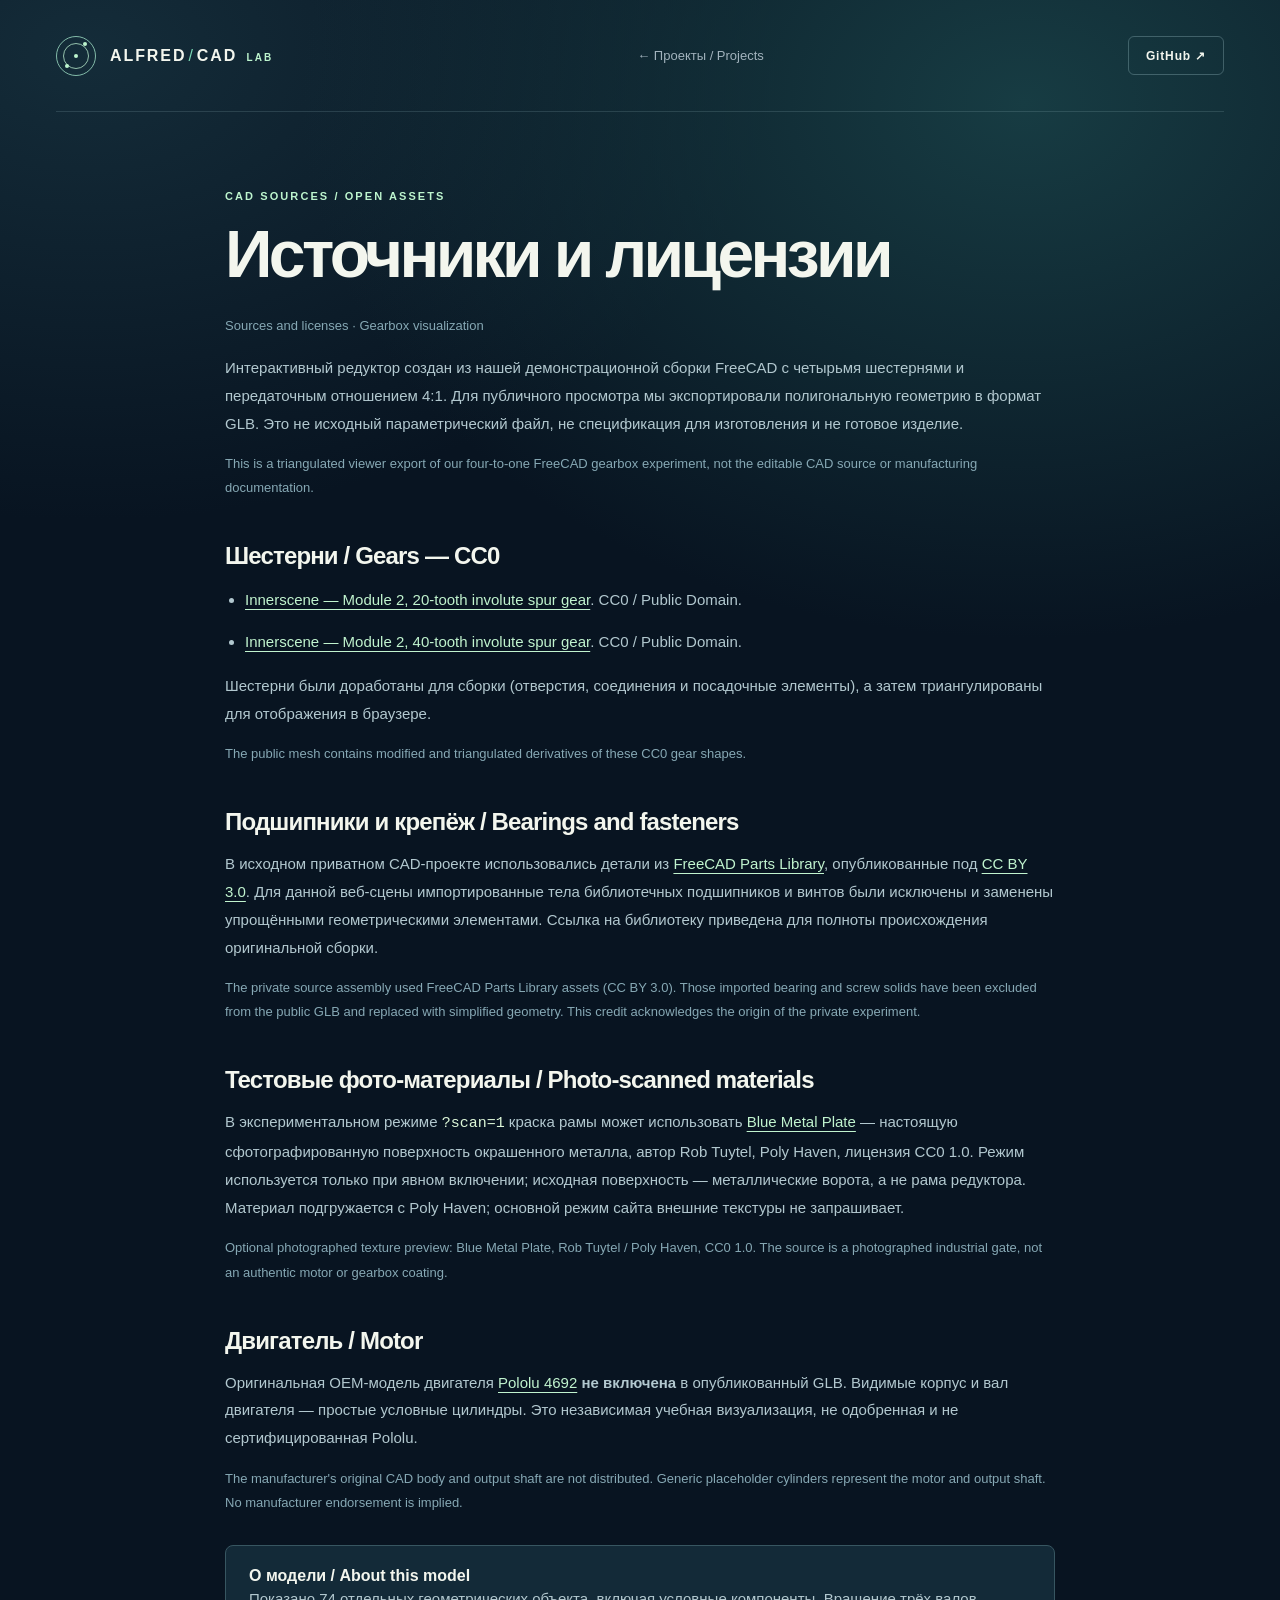
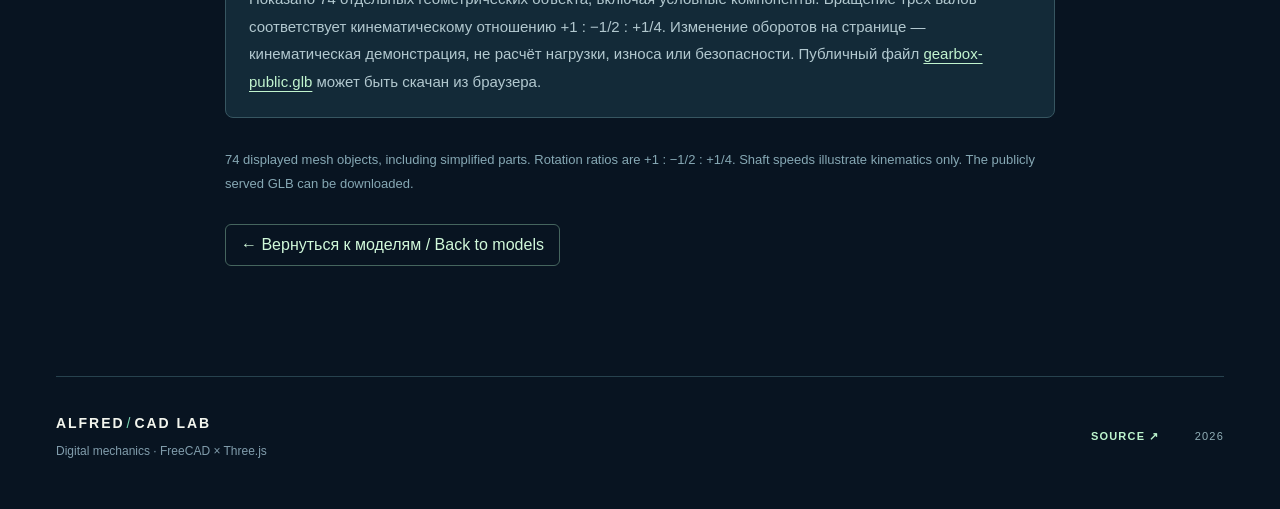
<file: web/credits.html>
<!doctype html>
<html lang="ru">
<head>
  <meta charset="utf-8">
  <meta name="viewport" content="width=device-width, initial-scale=1">
  <meta name="theme-color" content="#091321">
  <meta name="description" content="Источники и лицензии интерактивных моделей FreeCAD — Alfred CAD Lab">
  <title>Источники и лицензии · Alfred CAD Lab</title>
  <link rel="icon" href="./favicon.svg" type="image/svg+xml">
  <link rel="stylesheet" href="./styles.css">
  <style>
    .credits-main{max-width:830px;margin:auto;padding:78px 0 110px}
    .credits-main h1{font-size:clamp(38px,6vw,66px);font-weight:730;letter-spacing:-.055em;line-height:1.06;margin:17px 0 24px}
    .credits-main h2{font-size:24px;letter-spacing:-.035em;margin:42px 0 14px}
    .credits-main p,.credits-main li{font-size:15px;line-height:1.85;color:#b2c8cf}
    .credits-main a:not(.back-link){color:#c1f4cf;text-decoration:underline;text-underline-offset:4px}
    .credits-main a:hover{color:#e1ffe5}
    .credits-main ul{padding-left:20px}
    .credits-main li{margin-bottom:14px}
    .credits-main .note{padding:21px 23px;border:1px solid #375661;background:#132a38;border-radius:8px;margin:30px 0}
    .credits-main .note p{margin-bottom:0}
    .credits-main code{font-family:ui-monospace,monospace;color:#ddf7d8}
    .credits-main .lang-second{margin:0 0 16px;font-size:13px;color:#86a8b4}
    .back-link{display:inline-flex;gap:8px;align-items:center;padding:11px 15px;color:#d1f9da;border:1px solid #45655e;border-radius:6px;margin-top:12px}
    .credits-main .section-kicker{font-size:11px}
    @media(max-width:600px){.credits-main{padding-top:55px}.credits-main h1{font-size:40px}.credits-main h2{font-size:21px}}
  </style>
</head>
<body>
  <div class="site-shell">
    <header class="site-header">
      <a class="brand" href="./" aria-label="Alfred CAD Lab">
        <span class="brand-mark" aria-hidden="true"><span></span><span></span><span></span></span>
        <span class="brand-title">ALFRED<span class="brand-slash">/</span>CAD <small>LAB</small></span>
      </a>
      <nav class="main-nav"><a href="./#projects">← Проекты / Projects</a></nav>
      <div class="header-actions"><a class="github-link" href="https://github.com/Dmitry-dev-pet/alfred-cad-gallery" target="_blank" rel="noopener noreferrer">GitHub ↗</a></div>
    </header>

    <main class="credits-main">
      <span class="section-kicker">CAD SOURCES / OPEN ASSETS</span>
      <h1>Источники и лицензии</h1>
      <p class="lang-second">Sources and licenses · Gearbox visualization</p>
      <p>Интерактивный редуктор создан из нашей демонстрационной сборки FreeCAD с четырьмя шестернями и передаточным отношением 4:1. Для публичного просмотра мы экспортировали полигональную геометрию в формат GLB. Это не исходный параметрический файл, не спецификация для изготовления и не готовое изделие.</p>
      <p class="lang-second">This is a triangulated viewer export of our four-to-one FreeCAD gearbox experiment, not the editable CAD source or manufacturing documentation.</p>

      <h2>Шестерни / Gears — CC0</h2>
      <ul>
        <li><a href="https://www.innerscene.com/tools/library/3d-parts/module-2-20-tooth-involute-spur-gear-01cc5a6e" target="_blank" rel="noopener noreferrer">Innerscene — Module 2, 20-tooth involute spur gear</a>. CC0 / Public Domain.</li>
        <li><a href="https://www.innerscene.com/tools/library/3d-parts/module-2-40-tooth-involute-spur-gear-499004ac" target="_blank" rel="noopener noreferrer">Innerscene — Module 2, 40-tooth involute spur gear</a>. CC0 / Public Domain.</li>
      </ul>
      <p>Шестерни были доработаны для сборки (отверстия, соединения и посадочные элементы), а затем триангулированы для отображения в браузере.</p>
      <p class="lang-second">The public mesh contains modified and triangulated derivatives of these CC0 gear shapes.</p>

      <h2>Подшипники и крепёж / Bearings and fasteners</h2>
      <p>В исходном приватном CAD-проекте использовались детали из <a href="https://github.com/FreeCAD/FreeCAD-library" target="_blank" rel="noopener noreferrer">FreeCAD Parts Library</a>, опубликованные под <a href="https://github.com/FreeCAD/FreeCAD-library/blob/master/LICENSE-Assets" target="_blank" rel="noopener noreferrer">CC BY 3.0</a>. Для данной веб-сцены импортированные тела библиотечных подшипников и винтов были исключены и заменены упрощёнными геометрическими элементами. Ссылка на библиотеку приведена для полноты происхождения оригинальной сборки.</p>
      <p class="lang-second">The private source assembly used FreeCAD Parts Library assets (CC BY 3.0). Those imported bearing and screw solids have been excluded from the public GLB and replaced with simplified geometry. This credit acknowledges the origin of the private experiment.</p>

      <h2>Тестовые фото-материалы / Photo-scanned materials</h2>
      <p>В экспериментальном режиме <code>?scan=1</code> краска рамы может использовать
      <a href="https://polyhaven.com/a/blue_metal_plate" target="_blank" rel="noopener noreferrer">Blue Metal Plate</a>
      — настоящую сфотографированную поверхность окрашенного металла, автор Rob Tuytel, Poly Haven,
      лицензия CC0 1.0. Режим используется только при явном включении; исходная поверхность — металлические
      ворота, а не рама редуктора. Материал подгружается с Poly Haven; основной режим сайта внешние текстуры не запрашивает.</p>
      <p class="lang-second">Optional photographed texture preview: Blue Metal Plate, Rob Tuytel / Poly Haven, CC0 1.0.
      The source is a photographed industrial gate, not an authentic motor or gearbox coating.</p>

      <h2>Двигатель / Motor</h2>
      <p>Оригинальная OEM-модель двигателя <a href="https://www.pololu.com/product/4692" target="_blank" rel="noopener noreferrer">Pololu 4692</a> <strong>не включена</strong> в опубликованный GLB. Видимые корпус и вал двигателя — простые условные цилиндры. Это независимая учебная визуализация, не одобренная и не сертифицированная Pololu.</p>
      <p class="lang-second">The manufacturer's original CAD body and output shaft are not distributed. Generic placeholder cylinders represent the motor and output shaft. No manufacturer endorsement is implied.</p>

      <div class="note">
        <strong>О модели / About this model</strong>
        <p>Показано 74 отдельных геометрических объекта, включая условные компоненты. Вращение трёх валов соответствует кинематическому отношению +1 : −1/2 : +1/4. Изменение оборотов на странице — кинематическая демонстрация, не расчёт нагрузки, износа или безопасности. Публичный файл <a href="./media/gearbox-public.glb" download>gearbox-public.glb</a> может быть скачан из браузера.</p>
      </div>
      <p class="lang-second">74 displayed mesh objects, including simplified parts. Rotation ratios are +1 : −1/2 : +1/4. Shaft speeds illustrate kinematics only. The publicly served GLB can be downloaded.</p>

      <a class="back-link" href="./#projects">← Вернуться к моделям / Back to models</a>
    </main>

    <footer class="site-footer"><div><strong>ALFRED<span class="brand-slash">/</span>CAD LAB</strong><p>Digital mechanics · FreeCAD × Three.js</p></div><div><a href="https://github.com/Dmitry-dev-pet/alfred-cad-gallery" target="_blank" rel="noopener noreferrer">SOURCE ↗</a><span>2026</span></div></footer>
  </div>
</body>
</html>
</file>
<file: web/styles.css>
:root{
  color-scheme:dark;
  --bg:#081421; --surface:#0e1e2b; --surface-2:#132735; --line:#243947;
  --text:#f3f6ee; --muted:#a2b3bd; --mint:#bdf5ce; --green:#7ad9b5; --blue:#a8d1e9;
  --container:1320px;
}
*{box-sizing:border-box}
html{scroll-behavior:smooth;scroll-padding-top:110px}
body{margin:0;background:var(--bg);color:var(--text);font-family:Inter,ui-sans-serif,-apple-system,BlinkMacSystemFont,"Segoe UI",Arial,sans-serif;-webkit-font-smoothing:antialiased}
body::before{content:"";position:absolute;z-index:-1;top:0;left:0;right:0;height:860px;background:radial-gradient(ellipse at 80% 12%,#173c43 0%,transparent 50%),radial-gradient(ellipse at 7% 6%,#142c39 0%,transparent 41%);pointer-events:none}
a{color:inherit;text-decoration:none}
button,input{font:inherit}
button{cursor:pointer}
button:focus-visible,a:focus-visible,input:focus-visible{outline:2px solid var(--mint);outline-offset:5px}
.skip-link{position:absolute;top:-100px;left:20px;z-index:100;background:var(--mint);padding:14px 20px;color:#102622}
.skip-link:focus{top:14px}
.site-shell{max-width:var(--container);margin:0 auto;padding:0 56px}
.site-header{height:112px;display:flex;align-items:center;gap:40px;border-bottom:1px solid rgba(164,202,204,.17)}
.brand{display:inline-flex;align-items:center;gap:14px;flex-shrink:0}
.brand-mark{width:40px;height:40px;border:1px solid #83bba9;border-radius:50%;position:relative;display:inline-grid;place-items:center}
.brand-mark::before{content:"";width:24px;height:24px;border:1px solid #94c1ac;border-radius:50%}
.brand-mark span{position:absolute;background:var(--mint);width:4px;height:4px;border-radius:50%}
.brand-mark span:nth-child(1){top:5px;right:8px}
.brand-mark span:nth-child(2){bottom:7px;left:8px}
.brand-mark span:nth-child(3){top:17px;left:17px}
.brand-title{font-size:16px;font-weight:850;letter-spacing:.12em}
.brand-title small{color:var(--mint);font-weight:550;font-size:10px;letter-spacing:.2em;margin-left:3px}
.brand-slash{color:var(--green);padding:0 2px;font-weight:400}
.main-nav{display:flex;align-items:center;gap:34px;margin:auto;font-size:13px;color:var(--muted)}
.main-nav a:hover{color:var(--text)}
.header-actions{display:flex;align-items:center;gap:18px}
.language-toggle,.github-link{height:39px;display:flex;align-items:center;justify-content:center;border:1px solid rgba(170,206,211,.3);border-radius:6px;background:transparent;color:var(--text);font-size:12px;font-weight:700;letter-spacing:.07em}
.language-toggle{width:48px}
.language-toggle:hover,.github-link:hover{border-color:var(--mint);color:var(--mint)}
.github-link{gap:12px;padding:0 17px}
.github-link span{font-size:18px;line-height:0}
.hero{display:grid;grid-template-columns:1.14fr .86fr;gap:48px;padding:90px 0 86px;align-items:center}
.eyebrow,.section-kicker{color:var(--mint);font-size:11px;letter-spacing:.19em;font-weight:700}
.eyebrow{display:flex;align-items:center;gap:12px;margin:0 0 28px}
.live-dot{width:7px;height:7px;border-radius:50%;background:var(--mint);box-shadow:0 0 20px rgba(162,243,190,.8)}
h1,h2,h3,p{margin-top:0}
.hero h1{font-size:clamp(52px,5.5vw,87px);line-height:1.04;letter-spacing:-.062em;font-weight:740;margin:0 0 30px;max-width:770px}
.hero h1 em{color:var(--mint);font-weight:480;font-style:normal}
.hero-lead{font-size:17px;line-height:1.79;color:#b8c8d1;max-width:540px;margin-bottom:35px}
.hero-buttons{display:flex;align-items:center;gap:30px;flex-wrap:wrap}
.primary-button{background:var(--mint);color:#0c2927;padding:17px 21px;border-radius:7px;display:inline-flex;align-items:center;gap:28px;font-weight:750;font-size:13px;transition:transform .2s,background .2s}
.primary-button:hover{background:#d5ffe0;transform:translateY(-2px)}
.primary-button span:last-child{font-size:20px}
.text-button{font-size:13px;color:#c9d7d8;font-weight:650;transition:color .2s}
.text-button:hover{color:var(--mint)}
.hero-footnote{margin-top:79px;display:flex;align-items:center;gap:15px;font-size:11px;letter-spacing:.035em;color:#8398a5;line-height:1.5}
.tiny-line{width:30px;height:1px;background:var(--green);flex-shrink:0}
.hero-machine{position:relative;overflow:hidden;min-width:0;aspect-ratio:1/1.02;background:linear-gradient(145deg,#102937 0%,#0a202d 60%,#0a1e2b 100%);border:1px solid #24414d;border-radius:16px;box-shadow:0 28px 75px rgba(0,0,0,.22)}
.hero-machine::after{content:"";position:absolute;inset:0;background:linear-gradient(130deg,rgba(255,255,255,.045),transparent 38%);pointer-events:none}
.hero-machine>svg{width:100%;height:100%;position:relative}
.machine-background{position:absolute;inset:15%;background:#24565a;filter:blur(90px);opacity:.3}
.hero-machine-caption{position:absolute;bottom:0;left:0;right:0;min-height:58px;background:rgba(10,27,38,.83);border-top:1px solid #31515a;display:flex;align-items:center;justify-content:space-between;padding:0 24px;color:#adc4c6;font-size:10px;font-weight:700;letter-spacing:.17em}
.caption-arrow{font-size:20px;color:var(--mint)}
.wheel{transform-origin:center;transform-box:fill-box;will-change:transform}
.wheel-a{animation:turn 12s linear infinite}
.wheel-b{animation:turn 6s linear infinite reverse}
.wheel-c{animation:turn 4s linear infinite}
@keyframes turn{to{transform:rotate(360deg)}}
.stats{display:grid;grid-template-columns:repeat(3,1fr) 1.4fr;border-top:1px solid var(--line);border-bottom:1px solid var(--line);padding:27px 0}
.stats>div{display:flex;align-items:baseline;gap:13px;border-right:1px solid #243b48;padding:0 20px}
.stats>div:first-child{padding-left:0}
.stats strong{font-size:31px;letter-spacing:-.04em;font-weight:520}
.stats div span{color:var(--muted);font-size:12px}
.stats-aside{align-self:center;justify-self:end;color:#6d8997;font-size:10px;font-weight:750;letter-spacing:.16em;margin:0}
.stats-aside span{color:var(--mint);padding:0 6px}
.section-gap{padding:128px 0 12px}
.section-heading{display:flex;justify-content:space-between;align-items:end;gap:40px;margin-bottom:40px}
.section-kicker{display:block;margin-bottom:18px}
.section-heading h2,.approach-copy h2{font-size:clamp(32px,3.4vw,48px);line-height:1.12;letter-spacing:-.045em;font-weight:720;margin:0}
.section-heading>p{max-width:405px;margin:0;color:var(--muted);font-size:14px;line-height:1.76}
.filter-bar{display:flex;gap:8px;margin-bottom:23px;flex-wrap:wrap}
.filter-button{border:1px solid #34505c;background:transparent;color:#a8bdc9;padding:9px 16px;border-radius:100px;font-size:12px;transition:background .2s,border .2s,color .2s}
.filter-button:hover{border-color:#7cc7ae;color:var(--text)}
.filter-button.active{background:var(--mint);border-color:var(--mint);color:#112b2d;font-weight:750}
.project-grid{display:grid;grid-template-columns:repeat(3,minmax(0,1fr));gap:18px;align-items:stretch}
.project-card{border:1px solid #28414c;background:linear-gradient(170deg,#112837,#0d1e2b 50%,#0d1d29);border-radius:12px;overflow:hidden;display:flex;flex-direction:column;transition:transform .25s,border-color .25s}
.project-card:hover{transform:translateY(-5px);border-color:#648f89}
.card-media{position:relative;aspect-ratio:1.6/1;min-height:205px;overflow:hidden;background:#163442}
.card-media::after{content:"";position:absolute;inset:0;box-shadow:inset 0 0 65px rgba(3,20,30,.2);pointer-events:none}
.card-media>svg{width:100%;height:100%;display:block}
.card-media video{height:100%;width:100%;object-fit:cover;display:block}
.gear-card-media{background:radial-gradient(ellipse at 50% 50%,#285764,#112b3a 70%)}
.video-card-media{background:#25354b}
.media-marker{position:absolute;top:15px;left:15px;right:15px;z-index:2;display:flex;justify-content:space-between;font-size:11px;color:#f5f9ee;font-weight:850;letter-spacing:.13em;text-shadow:0 1px 5px #091727}
.media-marker span{font-size:8px;letter-spacing:.075em;color:#d9f4f3}
.media-bottom{display:flex;align-items:center;justify-content:space-between;position:absolute;bottom:0;left:0;right:0;height:40px;padding:0 16px;background:linear-gradient(transparent,rgba(8,20,34,.89));font-size:10px;color:#e6f0ed;z-index:2}
.media-bottom>span:last-child{color:var(--mint);font-size:16px}
.media-bottom .play-dot{font-size:9px!important;font-weight:850;letter-spacing:.08em;color:#b1fad2!important}
.card-body{display:flex;flex-direction:column;flex:1;padding:28px 25px 24px}
.card-eyebrow{color:var(--green);font-size:10px;letter-spacing:.19em;margin:0 0 15px;font-weight:800}
.card-body h3{font-size:22px;line-height:1.23;letter-spacing:-.035em;font-weight:680;margin-bottom:13px}
.card-body>p:not(.card-eyebrow){color:#afc1c9;font-size:13px;line-height:1.75;margin-bottom:25px}
.tag-list{display:flex;flex-wrap:wrap;gap:6px;margin-top:auto;margin-bottom:25px}
.tag-list span{border:1px solid #395665;color:#a9cad2;border-radius:3px;padding:5px 8px;font-size:10px;letter-spacing:.03em}
.card-link{border-top:1px solid #2b424d;padding-top:19px;display:flex;justify-content:space-between;gap:16px;color:#d3ecda;font-weight:750;font-size:12px}
.card-link:hover{color:var(--mint)}
.card-link span:last-child{font-size:19px;line-height:12px}
.lab-grid{display:grid;grid-template-columns:repeat(2,minmax(0,1fr));gap:20px}
.lab-panel{border:1px solid #31535a;border-radius:13px;background:linear-gradient(160deg,#142f3b,#0c1d29);padding:31px 29px 24px;scroll-margin-top:130px}
.lab-topline{display:flex;justify-content:space-between;color:#9fe2c0;font-size:10px;font-weight:750;letter-spacing:.18em;padding-bottom:23px;border-bottom:1px solid #35515e}
.lab-panel h3{font-size:25px;letter-spacing:-.04em;margin:25px 0 9px}
.lab-intro{color:#abc0c9;font-size:13px;line-height:1.7;min-height:44px;margin-bottom:30px}
.slider-caption{display:flex;align-items:center;justify-content:space-between;gap:10px;margin-bottom:20px;color:#d8e5dd;font-size:13px;font-weight:630}
.slider-caption output{color:var(--mint);font-size:20px;font-weight:710;font-variant-numeric:tabular-nums;white-space:nowrap}
.physics-slider{-webkit-appearance:none;appearance:none;width:100%;height:4px;background:linear-gradient(to right,var(--mint) var(--fill,50%),#395663 var(--fill,50%));border-radius:6px;outline:none;cursor:pointer}
.physics-slider::-webkit-slider-thumb{-webkit-appearance:none;width:18px;height:18px;background:#e2ffd8;border:4px solid #2b655b;border-radius:50%;box-shadow:0 0 0 2px #9ee3c2}
.physics-slider::-moz-range-thumb{width:12px;height:12px;background:#e2ffd8;border:3px solid #2b655b;border-radius:50%}
.slider-limits{display:flex;justify-content:space-between;color:#8ba8b4;font-size:10px;margin-top:13px}
.result-strip{display:grid;grid-template-columns:1fr 1fr;gap:12px;margin-top:26px}
.result-strip>div{border:1px solid #3a5a60;border-radius:7px;background:#132d37;padding:17px;display:flex;flex-direction:column;gap:11px}
.result-strip>div>span{font-size:13px;color:#adc5c6;font-weight:750}
.result-strip small{font-weight:450;color:#71999a;font-size:10px;margin-left:2px}
.result-strip strong{font-size:27px;letter-spacing:-.06em;font-variant-numeric:tabular-nums;font-weight:550;white-space:nowrap}
.graph{display:block;width:100%;height:auto;min-height:190px;margin:20px 0 13px;overflow:visible}
.graph .grid-line{stroke:#2c4c56;stroke-width:1}
.graph .curve{fill:none;stroke:#a4e6c5;stroke-width:4;stroke-linecap:round;stroke-linejoin:round}
.graph .guide{stroke:#cbddcd;stroke-width:1.5;stroke-dasharray:5 5;opacity:.65}
.graph .optimum-ring{fill:#102734;stroke:#96e3b9;stroke-width:3}
.graph .current-ring{fill:#d4f9cc;stroke:#284d4f;stroke-width:4}
.graph text{fill:#8fb2bc;font-size:14px;font-family:ui-monospace,monospace}
.lab-note{border-top:1px solid #31505b;padding-top:20px;display:flex;gap:12px;align-items:center;justify-content:space-between;flex-wrap:wrap}
.lab-note>span{font-size:10px;letter-spacing:.18em;color:#a8cabb}
.lab-note>strong{font-family:ui-monospace,monospace;font-size:13px;color:#dcf9d8}
.reset-button{background:transparent;color:var(--mint);border:0;padding:6px 0;font-size:12px;font-weight:750}
.reset-button:hover{text-decoration:underline}
.lab-disclaimer{color:#7896a4;line-height:1.7;font-size:12px;margin-top:18px}
.approach-section{display:grid;grid-template-columns:.95fr 1.05fr;gap:100px;padding-bottom:122px}
.approach-copy h2{max-width:450px;margin:20px 0 24px}
.approach-copy>p{max-width:460px;color:var(--muted);font-size:14px;line-height:1.9}
.method-steps{list-style:none;margin:0;padding:0;border-top:1px solid #31505c}
.method-steps li{display:flex;align-items:center;gap:28px;padding:21px 0;border-bottom:1px solid #31505c}
.method-steps li>span{color:var(--mint);font-family:monospace;font-size:13px}
.method-steps div{display:flex;justify-content:space-between;align-items:center;gap:20px;flex:1}
.method-steps strong{font-size:15px;font-weight:650}
.method-steps small{font-size:11px;color:#83a3b0;text-align:right}
.site-footer{border-top:1px solid #27424e;display:flex;align-items:center;justify-content:space-between;gap:20px;padding:37px 0 52px}
.site-footer strong{font-size:14px;letter-spacing:.14em}
.site-footer p{font-size:12px;color:#819dac;margin:12px 0 0}
.site-footer>div:last-child{display:flex;gap:35px;align-items:center;font-size:11px;color:#91afb7;letter-spacing:.11em}
.site-footer a{color:var(--mint);font-weight:700}
[hidden]{display:none!important}
@media(max-width:1160px){.site-shell{padding:0 36px}.hero{gap:25px}.hero h1{font-size:clamp(45px,5vw,70px)}.hero-machine{align-self:center}.project-grid{gap:12px}.card-body{padding:23px 20px}.card-body h3{font-size:20px}.approach-section{gap:45px}.stats-aside{font-size:9px}}
@media(max-width:900px){.main-nav{gap:18px}.site-header{gap:20px}.hero{grid-template-columns:1fr .85fr;padding:70px 0}.hero-footnote{margin-top:45px}.hero h1{font-size:clamp(43px,6.3vw,62px)}.hero-lead{font-size:14px}.project-grid{grid-template-columns:repeat(2,minmax(0,1fr))}.project-card:last-child{grid-column:1 / -1;max-width:100%}.project-card:last-child .card-media{aspect-ratio:2.3}.lab-grid{grid-template-columns:1fr}.stats{grid-template-columns:repeat(3,1fr)}.stats-aside{display:none}.stats>div{padding:0 14px}}
@media(max-width:650px){.site-shell{padding:0 20px}.site-header{height:78px}.brand-title{font-size:13px}.brand-mark{width:32px;height:32px}.brand-mark::before{width:19px;height:19px}.brand-mark span:nth-child(3){top:13px;left:13px}.main-nav{display:none}.header-actions{margin-left:auto;gap:8px}.github-link{padding:0 10px;font-size:11px}.language-toggle{width:40px}.hero{display:flex;flex-direction:column;align-items:stretch;padding:57px 0 44px;gap:42px}.hero h1{font-size:clamp(44px,11vw,61px)}.hero-lead{font-size:15px;margin-bottom:25px}.hero-buttons{gap:20px}.hero-footnote{margin-top:36px}.hero-machine{width:100%;max-width:480px;align-self:center;aspect-ratio:1.3}.stats{grid-template-columns:repeat(3,minmax(0,1fr));padding:21px 0}.stats>div{flex-direction:column;gap:6px;padding:0 12px}.stats strong{font-size:25px}.stats div span{font-size:10px}.section-gap{padding-top:84px}.section-heading{display:block;margin-bottom:28px}.section-heading h2,.approach-copy h2{font-size:35px}.section-heading>p{margin-top:15px;font-size:13px}.project-grid{grid-template-columns:1fr;gap:18px}.project-card:last-child{grid-column:auto}.project-card:last-child .card-media{aspect-ratio:1.6}.card-media{min-height:auto}.lab-panel{padding:24px 18px 20px}.lab-panel h3{font-size:22px}.result-strip strong{font-size:24px}.lab-intro{min-height:0}.lab-note{gap:10px}.approach-section{grid-template-columns:1fr;gap:30px;padding-bottom:84px}.method-steps div{display:block}.method-steps small{display:block;text-align:left;margin-top:7px}.site-footer{align-items:flex-start;flex-direction:column}.site-footer>div:last-child{width:100%;justify-content:space-between}}
@media(prefers-reduced-motion:reduce){html{scroll-behavior:auto}.wheel-a,.wheel-b,.wheel-c{animation:none}.project-card,.primary-button{transition:none}}

/* Responsive interactive Three.js CAD stages. All geometry is loaded from
   public, stripped GLB files; the private editable files remain in Drive. */
.model-card-media{background:radial-gradient(ellipse at 50% 70%,#254752,#112636 73%)}
.model-stage{position:absolute;inset:0;min-width:0;min-height:0;overflow:hidden}
.model-stage canvas{width:100%;height:100%;display:block;touch-action:none;cursor:grab}
.model-stage canvas:active{cursor:grabbing}
.viewer-fallback{position:absolute;inset:0;display:flex;justify-content:center;align-items:center;flex-direction:column;gap:15px;text-align:center;padding:40px 20px 50px;color:#b8ddda;font-size:12px;line-height:1.5;background:radial-gradient(ellipse at center,#264957,#0f2635)}
.viewer-fallback a{display:inline-flex;padding:8px 12px;border:1px solid #91c8b6;color:#d5f2e2;border-radius:5px;font-weight:650}
.viewer-fallback a:hover{background:#1c4144}
.model-toolbar{position:absolute;bottom:43px;left:12px;right:12px;display:flex;align-items:center;gap:7px;z-index:5;pointer-events:none}
.model-toolbar>*{pointer-events:auto}
.model-toolbar button,.model-toolbar a{background:rgba(10,27,37,.86);border:1px solid #4b7279;border-radius:5px;color:#e2f2ec;padding:7px 9px;font-size:11px;font-weight:700;line-height:1.2;backdrop-filter:blur(8px)}
.model-toolbar button:hover,.model-toolbar a:hover{border-color:var(--mint);color:var(--mint)}
.model-toolbar a{margin-left:auto}
.model-toolbar button:disabled{opacity:.4;cursor:not-allowed}
.model-toolbar .model-reset{min-width:30px;font-size:18px;padding:3px 9px}
.model-card-media .media-bottom{pointer-events:none}
.model-card-media .media-bottom .play-dot{letter-spacing:.1em}
@media(max-width:420px){.model-toolbar{bottom:41px;left:8px;right:8px}.model-toolbar button,.model-toolbar a{font-size:10px;padding:6px 7px}}

/* Gearbox: actual FreeCAD mesh with a schematic backup for disabled WebGL. */
.gearbox-fallback{padding:0;gap:0;display:block;background:radial-gradient(ellipse at 50% 45%,#285764,#112b3a 72%)}
.gearbox-fallback svg{display:block;width:100%;height:100%;object-fit:contain}
.gearbox-fallback .viewer-fallback-note{position:absolute;left:15px;right:15px;bottom:48px;color:#c0e8dc;text-shadow:0 1px 3px #132633;font-size:10px;letter-spacing:.02em;text-align:center}
.gearbox-card-media .media-marker{pointer-events:none}
.gearbox-speed-control{border:1px solid #375961;border-radius:7px;background:#142c37;padding:13px 13px 16px;margin:-5px 0 20px}
.gearbox-speed-label{display:flex;align-items:center;justify-content:space-between;gap:6px;flex-wrap:wrap;font-size:11px;color:#c2dcd9;margin-bottom:13px}
.gearbox-speed-label label{cursor:pointer}
.gearbox-speed-label output{color:var(--mint);font-variant-numeric:tabular-nums;font-weight:750;white-space:nowrap}
.gearbox-speed-control input[type=range]{width:100%;margin:0;accent-color:var(--mint);cursor:pointer}
.gearbox-card-media .model-toolbar a{margin-left:auto}
@media(max-width:600px){.gearbox-fallback .viewer-fallback-note{font-size:10px}.gearbox-speed-label{font-size:12px}}

/* Portfolio and CAD gallery live at two distinct GitHub Pages addresses. */
.portfolio-link{display:inline-flex;align-items:center;color:var(--mint);font-size:12px;font-weight:680;white-space:nowrap;letter-spacing:.02em}
.portfolio-link:hover{color:#e0ffeb;text-decoration:underline;text-underline-offset:4px}
.site-footer>div:last-child{flex-wrap:wrap;justify-content:flex-end}

/* PBR / original-CAD comparison control. No external photographic assets. */
.gearbox-card-media .model-material{min-width:61px;letter-spacing:.035em}
.gearbox-card-media .model-material[aria-pressed="true"]{border-color:#a9ebc6;color:#ddffe7;background:rgba(43,85,76,.86)}
.model-toolbar .model-fullscreen{min-width:33px;font-size:20px;line-height:1;min-height:29px;padding:4px 8px}
.model-toolbar .model-fullscreen:hover{border-color:#bff5ce}
.model-toolbar .model-fullscreen[aria-pressed="true"]{color:var(--mint);border-color:var(--mint)}

/* Native Fullscreen API on desktop and Android, CSS fullscreen on older iOS.
   Each renderer already observes the actual .model-stage size, so both
   modes update camera aspect ratio and device-pixel dimensions. */
body.viewer-open{overflow:hidden!important}
.project-card.viewer-parent-expanded{transform:none!important;overflow:visible!important}
.model-card-media:fullscreen,
.model-card-media.is-expanded{
  position:fixed!important;
  inset:0!important;
  width:100vw!important;
  height:100vh!important;
  height:100dvh!important;
  max-width:none!important;
  max-height:none!important;
  min-height:0!important;
  margin:0!important;
  padding:0!important;
  aspect-ratio:auto!important;
  border-radius:0!important;
  z-index:99999!important;
  background:radial-gradient(ellipse at 50% 55%,#254c59,#081823 75%);
  box-shadow:none!important;
}
.model-card-media:fullscreen::backdrop{background:#081421}
.model-card-media:fullscreen .model-stage,
.model-card-media.is-expanded .model-stage{position:absolute;inset:0;width:100%;height:100%}
.model-card-media:fullscreen .model-toolbar,
.model-card-media.is-expanded .model-toolbar{
  left:clamp(16px,3vw,42px);
  right:clamp(16px,3vw,42px);
  bottom:max(65px,calc(env(safe-area-inset-bottom) + 62px));
  gap:11px;
}
.model-card-media:fullscreen .model-toolbar button,
.model-card-media:fullscreen .model-toolbar a,
.model-card-media.is-expanded .model-toolbar button,
.model-card-media.is-expanded .model-toolbar a{
  font-size:13px;
  padding:11px 14px;
  min-height:42px;
  border-color:#577984;
  background:rgba(9,28,38,.85);
}
.model-card-media:fullscreen .model-toolbar .model-fullscreen,
.model-card-media.is-expanded .model-toolbar .model-fullscreen{font-size:25px;min-width:46px}
.model-card-media:fullscreen .media-bottom,
.model-card-media.is-expanded .media-bottom{
  height:55px;
  font-size:12px;
  padding:0 clamp(16px,3vw,42px);
  background:linear-gradient(transparent,rgba(5,16,25,.95));
}
.model-card-media:fullscreen .media-marker,
.model-card-media.is-expanded .media-marker{top:23px;left:clamp(16px,3vw,42px);right:clamp(16px,3vw,42px)}
.model-card-media:fullscreen .viewer-fallback-note,
.model-card-media.is-expanded .viewer-fallback-note{bottom:130px;font-size:14px}

@media(max-width:650px){
  .portfolio-link{font-size:0;min-width:30px;justify-content:center;text-decoration:none!important}
  .portfolio-link::before{content:"⌂";font-size:23px;line-height:1}
  .gearbox-card-media .model-toolbar a{display:none}
  .model-toolbar .model-material{min-width:54px}
  .model-card-media:fullscreen .model-toolbar,
  .model-card-media.is-expanded .model-toolbar{
    flex-wrap:wrap;
    gap:8px;
    bottom:max(60px,calc(env(safe-area-inset-bottom) + 59px));
  }
  .model-card-media:fullscreen .model-toolbar a,
  .model-card-media.is-expanded .model-toolbar a{display:inline-flex}
  .model-card-media:fullscreen .model-toolbar button,
  .model-card-media.is-expanded .model-toolbar button,
  .model-card-media:fullscreen .model-toolbar a,
  .model-card-media.is-expanded .model-toolbar a{padding:10px 11px;font-size:12px;min-height:40px}
  .model-card-media:fullscreen .model-toolbar .model-fullscreen,
  .model-card-media.is-expanded .model-toolbar .model-fullscreen{font-size:22px}
}
@media(max-width:410px){
  .header-actions .github-link{font-size:0;padding:0 7px;min-width:30px}
  .header-actions .github-link span{font-size:18px}
  .site-footer>div:last-child{justify-content:flex-start;gap:22px}
}

/* FreeCAD-derived fan/heatsink thumbnail for fourth experiment. */
.fan-card-media{display:block;position:relative;background:#152e39}
.fan-card-media img{display:block;width:100%;height:100%;object-fit:cover;object-position:center 53%;transition:transform .35s ease}
.fan-card-media:hover img{transform:scale(1.055)}
@media(prefers-reduced-motion:reduce){.fan-card-media img{transition:none}}
</file>
